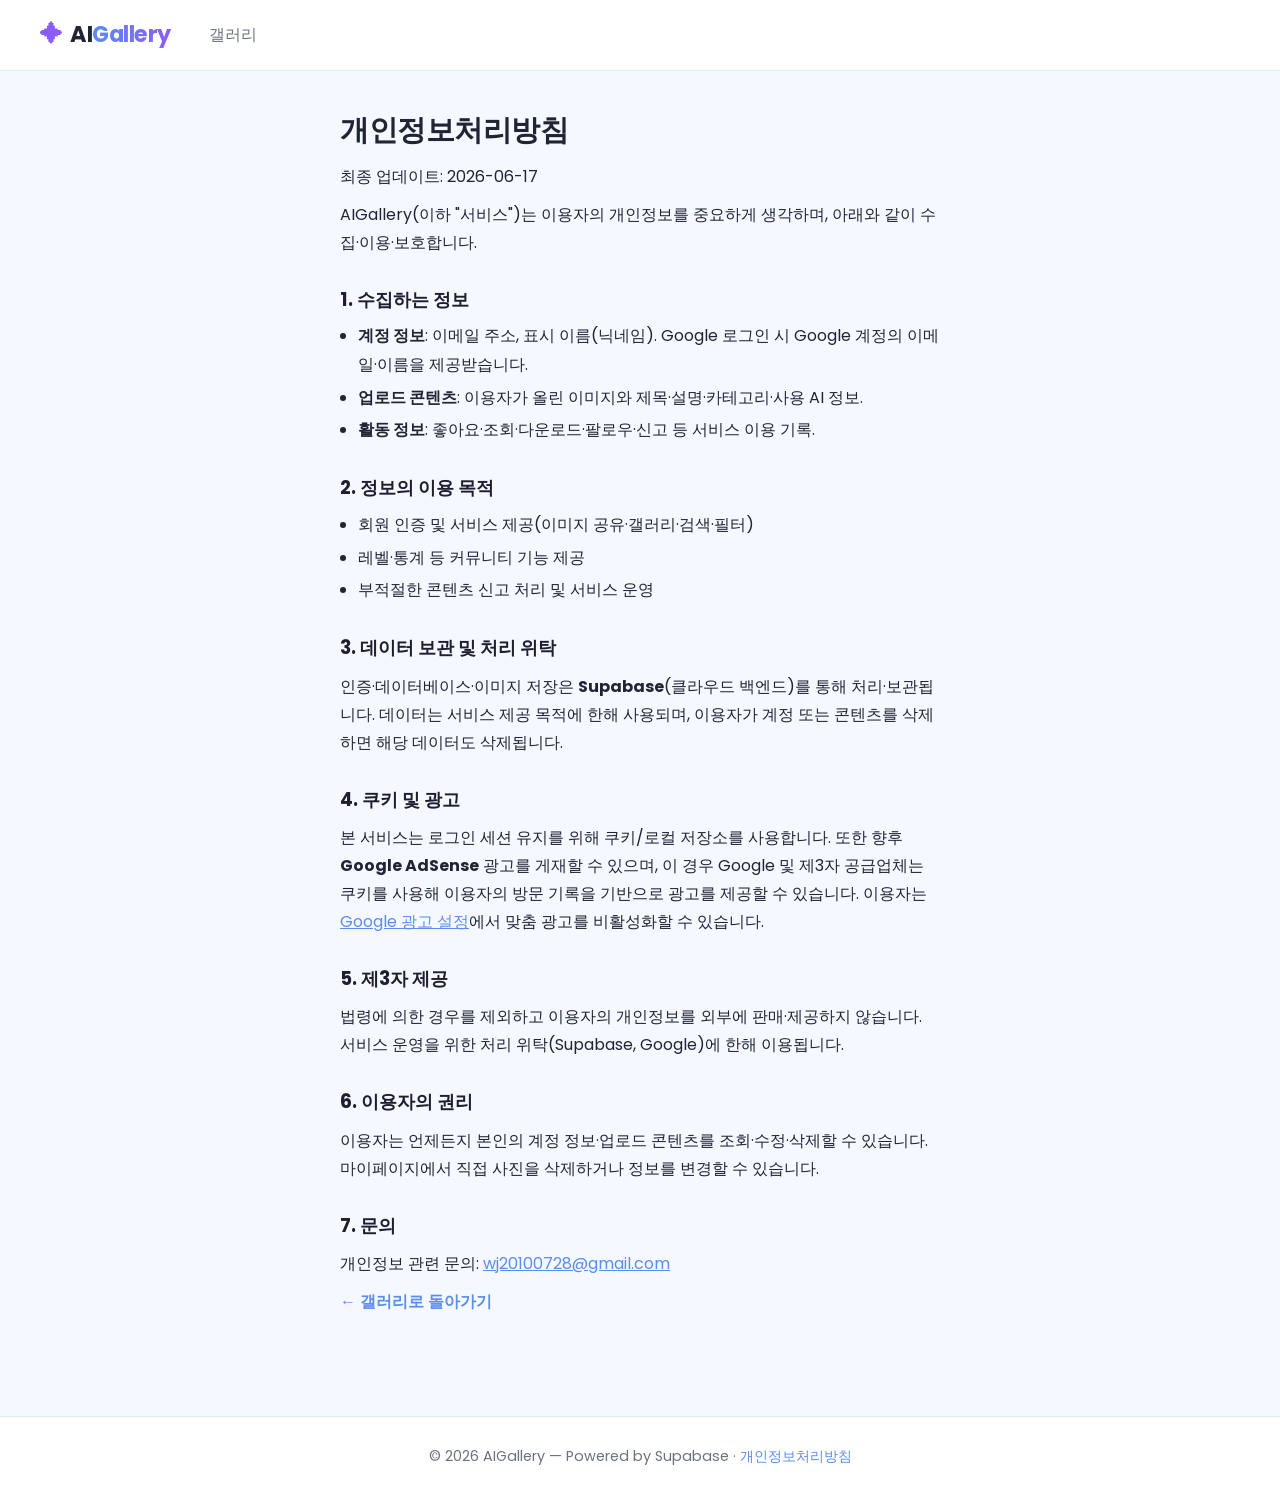
<file: privacy.html>
<!DOCTYPE html>
<html lang="ko">
<head>
  <meta charset="UTF-8" />
  <meta name="viewport" content="width=device-width, initial-scale=1.0" />
  <title>개인정보처리방침 — AIGallery</title>
  <link rel="preconnect" href="https://fonts.googleapis.com" />
  <link rel="preconnect" href="https://fonts.gstatic.com" crossorigin />
  <link href="https://fonts.googleapis.com/css2?family=Poppins:wght@400;500;600;700&display=swap" rel="stylesheet" />
  <link rel="stylesheet" href="styles.css" />
</head>
<body>
  <header class="site-header">
    <div class="container header-inner">
      <a href="gallery.html" class="logo"><span class="logo-mark">✦</span> AI<span class="logo-accent">Gallery</span></a>
      <nav class="main-nav">
        <a href="gallery.html" data-nav>갤러리</a>
      </nav>
    </div>
  </header>

  <main class="container narrow doc-page">
    <h1 class="page-title">개인정보처리방침</h1>
    <p class="page-sub">최종 업데이트: 2026-06-17</p>

    <p>AIGallery(이하 "서비스")는 이용자의 개인정보를 중요하게 생각하며, 아래와 같이 수집·이용·보호합니다.</p>

    <h2 class="doc-h2">1. 수집하는 정보</h2>
    <ul class="doc-list">
      <li><strong>계정 정보</strong>: 이메일 주소, 표시 이름(닉네임). Google 로그인 시 Google 계정의 이메일·이름을 제공받습니다.</li>
      <li><strong>업로드 콘텐츠</strong>: 이용자가 올린 이미지와 제목·설명·카테고리·사용 AI 정보.</li>
      <li><strong>활동 정보</strong>: 좋아요·조회·다운로드·팔로우·신고 등 서비스 이용 기록.</li>
    </ul>

    <h2 class="doc-h2">2. 정보의 이용 목적</h2>
    <ul class="doc-list">
      <li>회원 인증 및 서비스 제공(이미지 공유·갤러리·검색·필터)</li>
      <li>레벨·통계 등 커뮤니티 기능 제공</li>
      <li>부적절한 콘텐츠 신고 처리 및 서비스 운영</li>
    </ul>

    <h2 class="doc-h2">3. 데이터 보관 및 처리 위탁</h2>
    <p>인증·데이터베이스·이미지 저장은 <strong>Supabase</strong>(클라우드 백엔드)를 통해 처리·보관됩니다.
       데이터는 서비스 제공 목적에 한해 사용되며, 이용자가 계정 또는 콘텐츠를 삭제하면 해당 데이터도 삭제됩니다.</p>

    <h2 class="doc-h2">4. 쿠키 및 광고</h2>
    <p>본 서비스는 로그인 세션 유지를 위해 쿠키/로컬 저장소를 사용합니다.
       또한 향후 <strong>Google AdSense</strong> 광고를 게재할 수 있으며, 이 경우 Google 및 제3자 공급업체는
       쿠키를 사용해 이용자의 방문 기록을 기반으로 광고를 제공할 수 있습니다.
       이용자는 <a href="https://www.google.com/settings/ads" target="_blank" rel="noopener">Google 광고 설정</a>에서
       맞춤 광고를 비활성화할 수 있습니다.</p>

    <h2 class="doc-h2">5. 제3자 제공</h2>
    <p>법령에 의한 경우를 제외하고 이용자의 개인정보를 외부에 판매·제공하지 않습니다.
       서비스 운영을 위한 처리 위탁(Supabase, Google)에 한해 이용됩니다.</p>

    <h2 class="doc-h2">6. 이용자의 권리</h2>
    <p>이용자는 언제든지 본인의 계정 정보·업로드 콘텐츠를 조회·수정·삭제할 수 있습니다.
       마이페이지에서 직접 사진을 삭제하거나 정보를 변경할 수 있습니다.</p>

    <h2 class="doc-h2">7. 문의</h2>
    <p>개인정보 관련 문의: <a href="mailto:wj20100728@gmail.com">wj20100728@gmail.com</a></p>

    <p class="doc-back"><a href="gallery.html">← 갤러리로 돌아가기</a></p>
  </main>

  <footer class="site-footer">
    <div class="container">
      <p class="footer-text">© 2026 AIGallery — Powered by Supabase · <a href="privacy.html">개인정보처리방침</a></p>
    </div>
  </footer>
</body>
</html>
</file>
<file: styles.css>
/* =========================================================
   styles.css — AIGallery 전체 스타일
   밝은 팔레트(화이트/라이트블루/퍼플) · 반응형 · 부드러운 애니메이션
   ========================================================= */
:root {
  --white: #ffffff;
  --bg: #f5f8ff;
  --bg-soft: #eef3ff;
  --light-blue: #cfe2ff;
  --blue: #5b8def;
  --purple: #8b5cf6;
  --purple-soft: #ede9fe;
  --text: #1f2533;
  --text-soft: #6b7280;
  --border: #e3e9f5;
  --danger: #e23d6d;
  --shadow: 0 8px 30px rgba(91, 141, 239, 0.12);
  --shadow-hover: 0 16px 40px rgba(139, 92, 246, 0.22);
  --radius: 18px;
  --grad: linear-gradient(90deg, var(--blue), var(--purple));
}
* { margin: 0; padding: 0; box-sizing: border-box; }
body {
  font-family: "Poppins", "Segoe UI", "Malgun Gothic", sans-serif;
  background: var(--bg);
  color: var(--text);
  line-height: 1.6;
  -webkit-font-smoothing: antialiased;
}
a { color: inherit; }
.container { width: 100%; max-width: 1200px; margin: 0 auto; padding: 0 20px; }
.container.narrow { max-width: 640px; }

/* ===== 버튼 ===== */
.btn {
  font-family: inherit; font-size: 0.92rem; font-weight: 600;
  padding: 9px 18px; border-radius: 999px; border: 1px solid transparent;
  cursor: pointer; transition: all 0.22s ease; white-space: nowrap;
  display: inline-block; text-align: center; text-decoration: none;
}
.btn-primary { background: var(--grad); color: var(--white); box-shadow: var(--shadow); }
.btn-primary:hover { transform: translateY(-2px); box-shadow: var(--shadow-hover); }
.btn-ghost { background: var(--white); border-color: var(--border); color: var(--text-soft); }
.btn-ghost:hover { border-color: var(--blue); color: var(--blue); }
.btn-danger { background: var(--white); border-color: #f3c6d4; color: var(--danger); }
.btn-danger:hover { background: var(--danger); color: var(--white); }
.btn-sm { padding: 6px 14px; font-size: 0.82rem; margin-top: 10px; }
.btn-block { width: 100%; margin-top: 8px; }

/* ===== 헤더 / 내비 ===== */
.site-header {
  background: var(--white); border-bottom: 1px solid var(--border);
  position: sticky; top: 0; z-index: 50; backdrop-filter: blur(8px);
}
.header-inner {
  display: flex; align-items: center; gap: 24px;
  padding: 14px 0; flex-wrap: wrap;
}
.logo { font-size: 1.4rem; font-weight: 700; text-decoration: none; letter-spacing: -0.5px; }
.logo-mark { color: var(--purple); margin-right: 4px; }
.logo-accent {
  background: var(--grad); -webkit-background-clip: text; background-clip: text;
  -webkit-text-fill-color: transparent;
}
.main-nav { display: flex; gap: 6px; margin-right: auto; }
.main-nav a {
  text-decoration: none; color: var(--text-soft); font-weight: 500;
  padding: 8px 14px; border-radius: 999px; transition: all 0.2s ease;
}
.main-nav a:hover { color: var(--blue); background: var(--bg-soft); }
.main-nav a.active { color: var(--purple); background: var(--purple-soft); font-weight: 600; }
.header-actions { display: flex; align-items: center; }
.auth-guest, .auth-user { display: flex; align-items: center; gap: 10px; }
.auth-guest[hidden], .auth-user[hidden] { display: none; }
.user-chip {
  font-weight: 600; color: var(--purple); background: var(--purple-soft);
  padding: 7px 14px; border-radius: 999px; font-size: 0.9rem;
}

/* ===== 히어로 ===== */
.hero {
  background: linear-gradient(135deg, var(--bg-soft) 0%, var(--purple-soft) 100%);
  padding: 56px 0 48px; text-align: center;
}
.hero-title { font-size: clamp(2rem, 5vw, 3rem); font-weight: 700; line-height: 1.2; letter-spacing: -1px; }
.hero-title span {
  background: var(--grad); -webkit-background-clip: text; background-clip: text;
  -webkit-text-fill-color: transparent;
}
.hero-subtitle { margin-top: 14px; color: var(--text-soft); font-size: clamp(1rem, 2vw, 1.1rem); }

/* ===== 갤러리 레이아웃 (필터 사이드바 + 본문) ===== */
.gallery-layout { display: grid; grid-template-columns: 270px 1fr; gap: 28px; align-items: start; margin-top: 36px; }

/* 검색바 */
.search-bar { margin-bottom: 14px; }
.search-input {
  width: 100%; font-size: 0.95rem; padding: 12px 18px;
  border: 1px solid var(--border); border-radius: 999px; background: var(--white);
}
.search-input:focus { outline: none; border-color: var(--blue); box-shadow: 0 0 0 3px rgba(91,141,239,0.15); }
.gallery-count { color: var(--text-soft); font-size: 0.9rem; font-weight: 500; margin-bottom: 16px; }

/* ===== 필터 패널 ===== */
.filter-toggle { display: none; }
.filter-panel {
  background: var(--white); border: 1px solid var(--border); border-radius: var(--radius);
  padding: 20px; position: sticky; top: 92px; box-shadow: var(--shadow);
}
.filter-head { display: flex; align-items: center; gap: 8px; margin-bottom: 8px; }
.filter-title { font-size: 1.15rem; font-weight: 700; display: flex; align-items: center; gap: 8px; margin-right: auto; }
.filter-count {
  background: var(--grad); color: var(--white); font-size: 0.75rem; font-weight: 700;
  min-width: 22px; height: 22px; padding: 0 6px; border-radius: 999px;
  display: inline-flex; align-items: center; justify-content: center;
}
.filter-reset {
  font-family: inherit; font-size: 0.82rem; font-weight: 600; color: var(--blue);
  background: none; border: none; cursor: pointer; padding: 4px;
}
.filter-reset:hover { text-decoration: underline; }
.filter-close { display: none; }

/* 필터 섹션 (접기/펼치기) */
.filter-section { border-top: 1px solid var(--border); padding: 6px 0; }
.filter-section-head {
  width: 100%; display: flex; align-items: center; justify-content: space-between;
  font-family: inherit; font-size: 0.95rem; font-weight: 600; color: var(--text);
  background: none; border: none; cursor: pointer; padding: 12px 2px;
}
.chevron { transition: transform 0.25s ease; color: var(--text-soft); }
.filter-section[data-open="0"] .chevron { transform: rotate(-90deg); }
.filter-section[data-open="0"] .filter-section-body { display: none; }
.filter-section-body { padding-bottom: 8px; }

/* 체크 리스트 */
.check-list { display: flex; flex-direction: column; gap: 2px; max-height: 320px; overflow-y: auto; }
.filter-group-label {
  font-size: 0.75rem; font-weight: 700; color: var(--purple);
  text-transform: uppercase; letter-spacing: 0.3px; margin: 10px 0 4px;
}
.check-item {
  display: flex; align-items: center; gap: 9px; padding: 6px 6px;
  font-size: 0.9rem; color: var(--text); border-radius: 8px; cursor: pointer;
}
.check-item:hover { background: var(--bg-soft); }
.check-item input { width: 16px; height: 16px; accent-color: var(--purple); cursor: pointer; }
.extra-hidden { display: none !important; }
.show-more {
  font-family: inherit; font-size: 0.82rem; font-weight: 600; color: var(--blue);
  background: none; border: none; cursor: pointer; padding: 8px 4px 2px;
}
.show-more:hover { text-decoration: underline; }

/* 업로드/편집용 체크 그리드 */
.check-grid {
  display: grid; grid-template-columns: repeat(auto-fill, minmax(120px, 1fr)); gap: 4px;
  max-height: 220px; overflow-y: auto; padding: 6px; border: 1px solid var(--border);
  border-radius: 12px; background: var(--bg);
}

/* 모바일 슬라이드 백드롭 */
.filter-backdrop { position: fixed; inset: 0; background: rgba(31,37,51,0.45); z-index: 80; }

/* ===== 갤러리 그리드 ===== */
.gallery { display: grid; grid-template-columns: repeat(auto-fill, minmax(240px, 1fr)); gap: 24px; padding-bottom: 50px; }
.card {
  background: var(--white); border-radius: var(--radius); overflow: hidden;
  box-shadow: var(--shadow); cursor: pointer;
  transition: transform 0.3s ease, box-shadow 0.3s ease;
  display: flex; flex-direction: column; animation: fadeIn 0.4s ease both;
}
.card:hover { transform: translateY(-6px); box-shadow: var(--shadow-hover); }
.card-img-wrap { position: relative; aspect-ratio: 4 / 3; overflow: hidden; }
.card-img-wrap img { width: 100%; height: 100%; object-fit: cover; transition: transform 0.5s ease; }
.card:hover .card-img-wrap img { transform: scale(1.08); }
.card-badge {
  position: absolute; top: 12px; left: 12px; background: rgba(255,255,255,0.9);
  color: var(--purple); font-size: 0.75rem; font-weight: 600; padding: 5px 12px;
  border-radius: 999px; backdrop-filter: blur(4px);
}
.card-body { padding: 16px 18px 20px; }
.card-title { font-size: 1.05rem; font-weight: 600; }
.card-artist { color: var(--text-soft); font-size: 0.85rem; margin-top: 2px; }
.card-tags { display: flex; flex-wrap: wrap; gap: 6px; margin-top: 10px; }
.tag-cat {
  font-size: 0.72rem; font-weight: 500; color: var(--blue);
  background: var(--bg-soft); padding: 3px 9px; border-radius: 999px;
}

@keyframes fadeIn { from { opacity: 0; transform: translateY(12px); } to { opacity: 1; transform: translateY(0); } }
@keyframes popIn { from { opacity: 0; transform: scale(0.95); } to { opacity: 1; transform: scale(1); } }

.status-msg { text-align: center; color: var(--text-soft); padding: 40px 0; }
.empty-msg { text-align: center; color: var(--text-soft); padding: 70px 0; }
.empty-title { font-size: 1.25rem; font-weight: 600; color: var(--text); }
.empty-sub { margin-top: 6px; }

/* ===== 광고 슬롯 ===== */
.ad-slot {
  background: repeating-linear-gradient(45deg, #f3f6ff, #f3f6ff 10px, #eef2fc 10px, #eef2fc 20px);
  border: 1px dashed var(--light-blue); border-radius: 12px;
  display: flex; align-items: center; justify-content: center; color: var(--text-soft); overflow: hidden;
}
.ad-placeholder { font-size: 0.85rem; padding: 8px; }
.ad-header { min-height: 90px; margin: 12px 0 4px; }
.ad-sidebar { min-height: 600px; }
.ad-footer { min-height: 90px; margin-bottom: 18px; }
.ad-detail { min-height: 100px; margin-top: 22px; }

/* ===== 상세 모달 ===== */
.modal-overlay {
  position: fixed; inset: 0; background: rgba(31,37,51,0.55); backdrop-filter: blur(6px);
  display: flex; align-items: center; justify-content: center; padding: 20px; z-index: 100;
  animation: fadeIn 0.25s ease;
}
.modal-overlay[hidden] { display: none; }
.modal {
  background: var(--white); border-radius: 22px; max-width: 860px; width: 100%;
  max-height: 90vh; overflow: auto; display: grid; grid-template-columns: 1.1fr 1fr;
  position: relative; box-shadow: var(--shadow-hover); animation: popIn 0.3s ease;
}
.modal-close {
  position: absolute; top: 14px; right: 16px; width: 38px; height: 38px; border: none;
  background: rgba(255,255,255,0.85); border-radius: 50%; font-size: 1.5rem; line-height: 1;
  color: var(--text); cursor: pointer; z-index: 2; transition: background 0.2s, transform 0.2s;
}
.modal-close:hover { background: var(--purple); color: var(--white); transform: rotate(90deg); }
.modal-img-wrap { background: var(--bg-soft); }
.modal-img-wrap img { width: 100%; height: 100%; object-fit: cover; min-height: 320px; }
.modal-info { padding: 32px 30px; }
.modal-category {
  display: inline-block; background: var(--purple-soft); color: var(--purple);
  font-size: 0.78rem; font-weight: 600; padding: 5px 14px; border-radius: 999px;
}
.modal-title { font-size: 1.6rem; font-weight: 700; margin-top: 14px; letter-spacing: -0.5px; }
.modal-artist { color: var(--blue); font-weight: 500; margin-top: 4px; }
.modal-desc { color: var(--text-soft); margin-top: 16px; font-size: 0.95rem; }
.modal-ai { color: var(--purple); font-weight: 600; font-size: 0.9rem; margin-top: 14px; }
.modal-date { color: var(--text-soft); font-size: 0.85rem; margin-top: 8px; }
.modal-download { width: 100%; margin-top: 18px; }

/* 모달 통계 행 */
.modal-stats { display: flex; align-items: center; gap: 14px; margin-top: 18px; }
.like-btn {
  font-family: inherit; font-size: 0.95rem; font-weight: 600; cursor: pointer;
  padding: 7px 16px; border: 1px solid var(--border); background: var(--white);
  border-radius: 999px; transition: all 0.2s ease;
}
.like-btn:hover { border-color: var(--danger); transform: translateY(-1px); }
.like-btn[data-liked="1"] { border-color: var(--danger); background: #fff0f5; }
.stat-item { color: var(--text-soft); font-size: 0.9rem; font-weight: 500; }

/* 카드 통계 */
.card-stats { color: var(--text-soft); font-size: 0.8rem; margin-top: 8px; }

/* ===== 레벨 뱃지 ===== */
.level-badge {
  display: inline-block; font-size: 0.72rem; font-weight: 700;
  padding: 2px 9px; border-radius: 999px; color: #fff; vertical-align: middle;
}
.lvl-beginner { background: #9ca3af; }
.lvl-novice { background: #22c55e; }
.lvl-intermediate { background: #3b82f6; }
.lvl-advanced { background: #8b5cf6; }
.lvl-expert { background: #f59e0b; }
.lvl-master { background: #ef4444; }
.lvl-grandmaster { background: linear-gradient(90deg, #d4a017, #fcd34d, #d4a017); color: #5b3b00; }

/* ===== 레벨/통계 카드 (마이페이지) ===== */
.level-card {
  background: var(--white); border-radius: var(--radius); box-shadow: var(--shadow);
  padding: 22px 24px; margin-top: 18px;
}
.level-card-head { display: flex; align-items: center; gap: 10px; }
.level-card-head .level-badge { font-size: 0.85rem; padding: 4px 12px; }
.level-score { margin-left: auto; color: var(--text-soft); font-size: 0.95rem; }
.level-score strong { color: var(--text); font-size: 1.25rem; }
.level-progress { height: 10px; background: var(--bg-soft); border-radius: 999px; margin: 14px 0 8px; overflow: hidden; }
.level-progress-bar { height: 100%; background: var(--grad); border-radius: 999px; width: 0; transition: width 0.5s ease; }
.level-next { color: var(--text-soft); font-size: 0.85rem; }
.level-totals { display: flex; gap: 12px; margin-top: 18px; }
.level-totals > div { flex: 1; text-align: center; background: var(--bg-soft); border-radius: 12px; padding: 14px 8px; }
.level-totals strong { display: block; font-size: 1.3rem; font-weight: 700; }
.level-totals span { font-size: 0.78rem; color: var(--text-soft); }

/* 카드 액션(편집/삭제) */
.card-actions { display: flex; gap: 8px; margin-top: 12px; }
.card-actions .btn-sm { margin-top: 0; flex: 1; }

/* 폼 모달 박스 (편집) */
.form-box {
  background: var(--white); border-radius: 22px; width: 100%; max-width: 460px;
  max-height: 92vh; overflow: auto; position: relative; padding: 36px 30px;
  box-shadow: var(--shadow-hover); animation: popIn 0.3s ease;
}
.form-box-title { font-size: 1.4rem; font-weight: 700; letter-spacing: -0.5px; }
.form-box-sub { color: var(--text-soft); font-size: 0.88rem; margin: 4px 0 20px; }

/* 안내(로그인 필요) 모달 */
.alert-box {
  background: var(--white); border-radius: 22px; width: 100%; max-width: 380px;
  padding: 34px 30px 26px; text-align: center; box-shadow: var(--shadow-hover);
  animation: popIn 0.3s ease;
}
.alert-icon {
  width: 62px; height: 62px; margin: 0 auto 16px; border-radius: 50%;
  background: var(--purple-soft); display: flex; align-items: center; justify-content: center; font-size: 1.7rem;
}
.alert-title { font-size: 1.25rem; font-weight: 700; letter-spacing: -0.5px; }
.alert-text { color: var(--text-soft); font-size: 0.92rem; margin-top: 8px; }
.alert-actions { display: flex; gap: 10px; margin-top: 24px; }
.alert-actions .btn { flex: 1; }

/* ===== 로그인 페이지 ===== */
.login-page {
  min-height: 100vh; display: flex; align-items: center; justify-content: center;
  background: linear-gradient(135deg, var(--bg-soft) 0%, var(--purple-soft) 100%);
  padding: 24px;
}
.login-card {
  background: var(--white); border-radius: 24px; box-shadow: var(--shadow-hover);
  width: 100%; max-width: 420px; padding: 40px 34px; animation: popIn 0.35s ease;
}
.logo-center { display: block; text-align: center; font-size: 1.7rem; }
.login-sub { text-align: center; color: var(--text-soft); margin: 8px 0 24px; font-size: 0.92rem; }
.login-foot { text-align: center; margin-top: 18px; font-size: 0.88rem; }
.login-foot a { color: var(--blue); text-decoration: none; font-weight: 500; }
.login-foot a:hover { text-decoration: underline; }

/* 탭 */
.auth-tabs { display: flex; gap: 8px; background: var(--bg-soft); padding: 5px; border-radius: 999px; margin-bottom: 22px; }
.auth-tab {
  flex: 1; font-family: inherit; font-size: 0.92rem; font-weight: 600; padding: 9px 0;
  border: none; background: transparent; color: var(--text-soft); border-radius: 999px;
  cursor: pointer; transition: all 0.2s ease;
}
.auth-tab.active { background: var(--white); color: var(--purple); box-shadow: var(--shadow); }

/* 소셜 / 구분선 */
.social-btns { display: flex; flex-direction: column; gap: 10px; margin-bottom: 18px; }
.btn-social {
  font-family: inherit; font-size: 0.95rem; font-weight: 600; padding: 12px;
  border: 1px solid var(--border); background: var(--white); color: var(--text);
  border-radius: 12px; cursor: pointer; display: flex; align-items: center; justify-content: center;
  gap: 10px; transition: all 0.2s ease;
}
.btn-social:hover { border-color: var(--blue); background: var(--bg); transform: translateY(-1px); }
.g-icon { display: inline-flex; width: 22px; height: 22px; align-items: center; justify-content: center;
  border-radius: 50%; font-weight: 700; color: var(--white); background: #4285f4; }
.divider { display: flex; align-items: center; text-align: center; color: var(--text-soft); font-size: 0.82rem; margin: 6px 0 18px; }
.divider::before, .divider::after { content: ""; flex: 1; height: 1px; background: var(--border); }
.divider span { padding: 0 12px; }

/* ===== 폼 공통 ===== */
.auth-form, .card-form { display: flex; flex-direction: column; gap: 16px; }
.card-form { background: var(--white); border-radius: var(--radius); box-shadow: var(--shadow); padding: 30px 28px; margin-top: 8px; }
.auth-form label, .card-form label.field {
  display: flex; flex-direction: column; gap: 7px; font-size: 0.9rem; font-weight: 600; color: var(--text);
}
input[type="text"], input[type="email"], input[type="password"], input[type="file"], select, textarea {
  font-family: inherit; font-size: 0.95rem; font-weight: 400; padding: 11px 14px;
  border: 1px solid var(--border); border-radius: 12px; background: var(--bg); color: var(--text);
  transition: border-color 0.2s, box-shadow 0.2s;
}
input[type="file"] { padding: 9px 12px; cursor: pointer; }
textarea { resize: vertical; }
input:focus, select:focus, textarea:focus {
  outline: none; border-color: var(--blue); box-shadow: 0 0 0 3px rgba(91,141,239,0.15);
}
.req { color: var(--purple); }
.optional { color: var(--text-soft); font-weight: 400; font-size: 0.82rem; }
.form-error { color: var(--danger); font-size: 0.85rem; font-weight: 500; margin: -4px 0 0; }
.form-note { color: var(--blue); font-size: 0.85rem; font-weight: 500; margin: -4px 0 0; }
.preview-wrap { border-radius: 12px; overflow: hidden; border: 1px solid var(--border); max-height: 260px; }
.preview-wrap img { width: 100%; height: 100%; object-fit: cover; display: block; }

/* ===== 업로드 / 프로필 ===== */
.page-title { font-size: 1.8rem; font-weight: 700; margin-top: 36px; letter-spacing: -0.5px; }
.page-sub { color: var(--text-soft); margin: 6px 0 4px; }
.section-title { font-size: 1.3rem; font-weight: 700; margin: 28px 0 18px; }
.profile-head {
  display: flex; align-items: center; gap: 20px; background: var(--white);
  border-radius: var(--radius); box-shadow: var(--shadow); padding: 26px 28px; margin-top: 36px; flex-wrap: wrap;
}
.profile-avatar {
  width: 64px; height: 64px; border-radius: 50%; background: var(--purple-soft);
  display: flex; align-items: center; justify-content: center; font-size: 1.8rem;
}
.profile-name { font-size: 1.4rem; font-weight: 700; }
.profile-email { color: var(--text-soft); font-size: 0.9rem; }
.profile-meta { color: var(--text-soft); font-size: 0.88rem; margin-top: 2px; }
.profile-head .btn { margin-left: auto; }

/* ===== 클릭 가능한 작성자 이름 ===== */
.author-link { color: var(--blue); cursor: pointer; }
.author-link:hover { text-decoration: underline; }

/* ===== 팔로우 버튼 ===== */
.follow-btn.following { background: var(--white); color: var(--text-soft); border-color: var(--border); box-shadow: none; }
.follow-btn { margin: 4px 0 4px; }

/* ===== 신고 링크 + 모달 ===== */
.report-link {
  display: block; margin: 12px auto 0; background: none; border: none; cursor: pointer;
  color: var(--text-soft); font-size: 0.82rem; font-family: inherit;
}
.report-link:hover { color: var(--danger); text-decoration: underline; }
.report-reasons { display: flex; flex-direction: column; gap: 8px; margin-top: 18px; }
.report-reason {
  font-family: inherit; font-size: 0.92rem; font-weight: 500; padding: 11px 14px;
  border: 1px solid var(--border); background: var(--white); color: var(--text);
  border-radius: 12px; cursor: pointer; transition: all 0.18s ease;
}
.report-reason:hover { border-color: var(--danger); color: var(--danger); }

/* ===== 토스트 ===== */
.toast {
  position: fixed; left: 50%; bottom: 32px;
  transform: translateX(-50%) translateY(20px);
  background: rgba(31, 37, 51, 0.95); color: #fff; padding: 12px 22px; border-radius: 999px;
  font-size: 0.92rem; font-weight: 500; z-index: 200; opacity: 0;
  transition: opacity 0.3s ease, transform 0.3s ease; box-shadow: var(--shadow-hover);
}
.toast.show { opacity: 1; transform: translateX(-50%) translateY(0); }

/* ===== 신고 누적 블러 ===== */
.card.flagged .card-img-wrap img { filter: blur(16px); transform: scale(1.1); }
.flag-label {
  position: absolute; inset: 0; display: flex; align-items: center; justify-content: center;
  background: rgba(31, 37, 51, 0.35); color: #fff; font-size: 0.82rem; font-weight: 600; text-align: center;
}

/* ===== 팔로워/팔로잉 클릭 + 목록 모달 ===== */
.count-link { cursor: pointer; }
.count-link:hover { color: var(--blue); text-decoration: underline; }
.userlist-box {
  background: var(--white); border-radius: 20px; width: 100%; max-width: 400px;
  max-height: 80vh; display: flex; flex-direction: column; position: relative;
  padding: 26px 22px 18px; box-shadow: var(--shadow-hover); animation: popIn 0.3s ease;
}
.userlist-title { font-size: 1.15rem; font-weight: 700; margin-bottom: 14px; }
.userlist { overflow-y: auto; display: flex; flex-direction: column; gap: 4px; }
.userlist-empty { color: var(--text-soft); text-align: center; padding: 30px 0; }
.userlist-row {
  display: flex; align-items: center; gap: 10px; width: 100%; text-align: left;
  font-family: inherit; font-size: 0.95rem; padding: 10px 10px; border: none;
  background: none; border-radius: 12px; cursor: pointer; transition: background 0.15s ease;
}
.userlist-row:hover { background: var(--bg-soft); }
.userlist-avatar {
  width: 36px; height: 36px; border-radius: 50%; background: var(--purple-soft);
  display: inline-flex; align-items: center; justify-content: center; font-size: 1.1rem; flex-shrink: 0;
}
.userlist-name { font-weight: 600; color: var(--text); }

/* ===== 프로필 탭 ===== */
.profile-tabs { display: flex; gap: 8px; margin: 28px 0 18px; border-bottom: 1px solid var(--border); }
.profile-tab {
  font-family: inherit; font-size: 1rem; font-weight: 600; padding: 10px 6px; margin-bottom: -1px;
  background: none; border: none; border-bottom: 2px solid transparent; color: var(--text-soft); cursor: pointer;
}
.profile-tab.active { color: var(--purple); border-bottom-color: var(--purple); }

/* =========================================================
   업로드 폼 개선 (드래그앤드롭 · 칩 · 커스텀 셀렉트)
   ========================================================= */
.card-form { box-shadow: 0 10px 40px rgba(91, 141, 239, 0.10); padding: 32px 30px; }
.field-block { display: flex; flex-direction: column; gap: 9px; }
.field-label { font-weight: 700; color: #1e1e2e; font-size: 0.92rem; }
.field-label .req { color: var(--purple); margin-left: 2px; }
.field-hint { font-weight: 400; color: var(--text-soft); font-size: 0.8rem; margin-left: 4px; }

/* 입력 필드 공통 (업로드 폼) */
.card-form input[type="text"],
.card-form textarea,
.card-form select {
  background: #f8f7ff;
  border: 1px solid #e6e2f7;
  border-radius: 12px;
}
.card-form input[type="text"]:focus,
.card-form textarea:focus,
.card-form select:focus {
  outline: none;
  border-color: var(--purple);
  box-shadow: 0 0 0 3px rgba(139, 92, 246, 0.18);
}

/* 커스텀 셀렉트 화살표 */
.select-wrap { position: relative; }
.card-form select { appearance: none; -webkit-appearance: none; cursor: pointer; width: 100%; padding-right: 38px; }
.select-wrap::after {
  content: "▾"; position: absolute; right: 16px; top: 50%; transform: translateY(-50%);
  color: var(--purple); font-size: 0.9rem; pointer-events: none;
}
.card-form select:focus { color: var(--purple); }

/* ===== 드래그앤드롭 존 ===== */
.dropzone {
  position: relative; border: 2px dashed #a78bfa; border-radius: 16px; background: #faf9ff;
  min-height: 200px; display: flex; align-items: center; justify-content: center;
  cursor: pointer; overflow: hidden; transition: background 0.2s ease, border-color 0.2s ease;
}
.dropzone:hover, .dropzone.dragover { background: #f0ebff; border-color: var(--purple); }
.dropzone-prompt { text-align: center; padding: 30px 20px; }
.dropzone-icon {
  width: 56px; height: 56px; margin: 0 auto; border-radius: 50%; background: #ede9fe;
  color: var(--purple); font-size: 1.6rem; font-weight: 700;
  display: flex; align-items: center; justify-content: center;
}
.dropzone-text { font-weight: 600; color: #1e1e2e; margin-top: 12px; }
.dropzone-sub { color: var(--text-soft); font-size: 0.82rem; margin-top: 4px; }
.dropzone-preview { position: relative; width: 100%; }
.dropzone-preview img {
  display: block; width: 100%; max-height: 360px; object-fit: contain; background: #fff; border-radius: 14px;
}
.preview-remove {
  position: absolute; top: 12px; right: 12px; width: 34px; height: 34px; border: none; border-radius: 50%;
  background: rgba(31, 37, 51, 0.7); color: #fff; font-size: 1.3rem; line-height: 1; cursor: pointer;
  display: flex; align-items: center; justify-content: center; transition: background 0.2s ease;
}
.preview-remove:hover { background: var(--danger); }

/* ===== 카테고리 칩 ===== */
.chip-grid { display: grid; grid-template-columns: repeat(4, 1fr); gap: 10px; }
.cat-chip { position: relative; display: block; }
.cat-chip input { position: absolute; opacity: 0; width: 0; height: 0; }
.cat-chip span {
  display: block; text-align: center; padding: 10px 8px; font-size: 0.85rem; font-weight: 500;
  color: var(--text); background: #fff; border: 1px solid var(--border); border-radius: 999px;
  cursor: pointer; user-select: none; transition: all 0.15s ease;
}
.cat-chip span:hover { background: #f0ebff; border-color: #a78bfa; }
.cat-chip input:checked + span { background: var(--purple); color: #fff; border-color: transparent; }
.cat-chip input:focus-visible + span { box-shadow: 0 0 0 3px rgba(139, 92, 246, 0.25); }

/* ===== 제출 버튼 ===== */
.btn-submit {
  width: 100%; height: 52px; margin-top: 6px; border: none; border-radius: 12px;
  background: var(--grad); color: #fff; font-family: inherit; font-size: 1rem; font-weight: 700;
  cursor: pointer; box-shadow: var(--shadow); transition: transform 0.2s ease, box-shadow 0.2s ease;
}
.btn-submit:hover { transform: translateY(-2px); box-shadow: var(--shadow-hover); }
.btn-submit:disabled { opacity: 0.6; cursor: not-allowed; transform: none; }

@media (max-width: 560px) {
  .chip-grid { grid-template-columns: repeat(2, 1fr); }
}

/* ===== 푸터 ===== */
.site-footer { background: var(--white); border-top: 1px solid var(--border); padding: 28px 0 22px; text-align: center; margin-top: 40px; }
.footer-text { color: var(--text-soft); font-size: 0.9rem; }
.footer-text a { color: var(--blue); text-decoration: none; }
.footer-text a:hover { text-decoration: underline; }

/* 문서 페이지 (개인정보처리방침 등) */
.doc-page { padding-bottom: 50px; }
.doc-page p { color: var(--text); line-height: 1.75; margin: 10px 0; }
.doc-h2 { font-size: 1.15rem; font-weight: 700; color: #1e1e2e; margin: 28px 0 8px; }
.doc-list { margin: 8px 0 8px 18px; color: var(--text); line-height: 1.8; }
.doc-list li { margin: 4px 0; }
.doc-page a { color: var(--blue); }
.doc-back { margin-top: 32px; }
.doc-back a { font-weight: 600; text-decoration: none; }

/* ===== 반응형 ===== */
@media (max-width: 900px) {
  /* 필터 패널을 모바일 슬라이드로 */
  .gallery-layout { grid-template-columns: 1fr; }
  .filter-toggle {
    display: inline-flex; align-items: center; gap: 6px; align-self: flex-start;
    font-family: inherit; font-size: 0.92rem; font-weight: 600; cursor: pointer;
    padding: 10px 18px; margin-bottom: 4px; border: 1px solid var(--border);
    border-radius: 999px; background: var(--white); color: var(--text);
  }
  .filter-panel {
    position: fixed; top: 0; left: 0; bottom: 0; width: 300px; max-width: 86vw;
    z-index: 90; border-radius: 0; overflow-y: auto; transform: translateX(-100%);
    transition: transform 0.3s ease;
  }
  .filter-panel.open { transform: translateX(0); }
  .filter-close { display: block; background: none; border: none; font-size: 1.6rem; line-height: 1; color: var(--text); cursor: pointer; }
  .ad-sidebar { min-height: 120px; }
}
@media (min-width: 901px) {
  .filter-backdrop { display: none; }
}
@media (max-width: 768px) {
  .hero { padding: 40px 0 34px; }
  .modal { grid-template-columns: 1fr; max-height: 92vh; }
  .modal-img-wrap img { min-height: 220px; max-height: 300px; }
  .modal-info { padding: 24px 22px; }
  .header-inner { gap: 12px; }
  .main-nav { order: 3; width: 100%; justify-content: center; }
  .header-actions { margin-left: auto; }   /* 로그인 버튼을 우측 상단으로 밀착 */
  .profile-head .btn { margin-left: 0; width: 100%; }
}
@media (max-width: 480px) {
  .gallery { grid-template-columns: repeat(auto-fill, minmax(150px, 1fr)); gap: 14px; }
  .card-body { padding: 12px 14px 16px; }
  .card-title { font-size: 0.95rem; }
  .login-card { padding: 32px 22px; }
}
</file>
